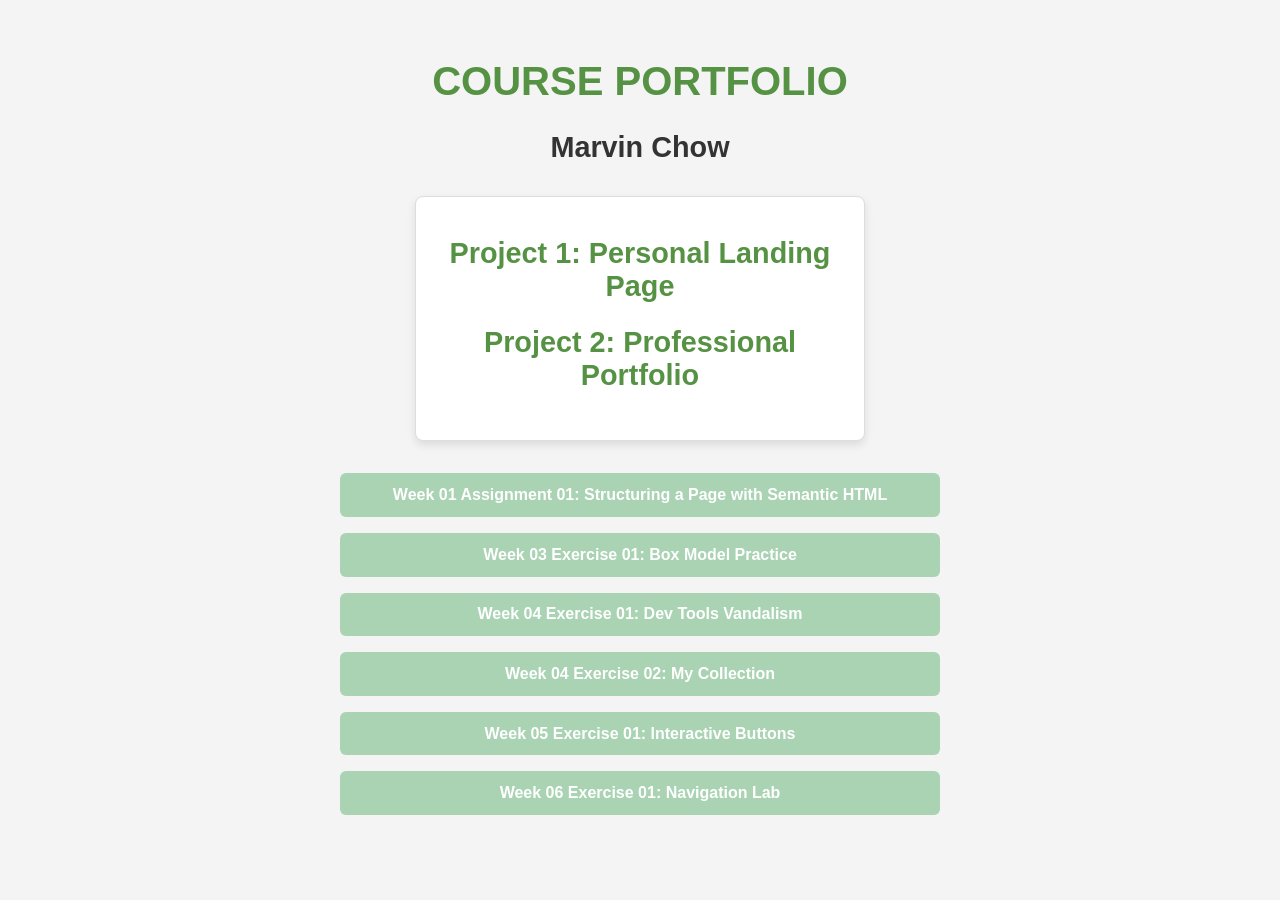
<file: index.html>
<!DOCTYPE html>
<html lang="en">
<link rel="stylesheet" href="style.css">
<head>
    <meta charset="UTF-8"/>
    <meta name="viewport" content="width=device-width, initial-scale=1.0"/>
    <title>Marvin Chow - Course Portfolio Homepage</title>
</head>
<body>
    <h1>COURSE PORTFOLIO</h1>
    <h2>Marvin Chow</h2>

    <div class="projects">
        <h2>
            <a href="project-01/">Project 1: Personal Landing Page</a>
        </h2>
        <h2>
            <a href="project-02/">Project 2: Professional Portfolio</a>
        </h2>
    </div>
    
    <ul class="assignments">
            <li>
                <a href="assignment-01/">Week 01 Assignment 01: Structuring a Page with Semantic HTML</a>
            </li>
            <li>
                <a href="week-03-exercise-01/"> Week 03 Exercise 01: Box Model Practice</a>
            </li>
            <li>
                <a href="week-04-exercise-01/"> Week 04 Exercise 01: Dev Tools Vandalism</a>
            </li>
            <li>
                <a href="week-04-exercise-02/"> Week 04 Exercise 02: My Collection</a>
            </li>
            <li>
                <a href="week-05-exercise-01/">Week 05 Exercise 01: Interactive Buttons</a>
            </li>
            <li>
                <a href="week-06-exercise-01/"> Week 06 Exercise 01: Navigation Lab</a>
            </li>
    </ul>
</body>
</html>
</file>
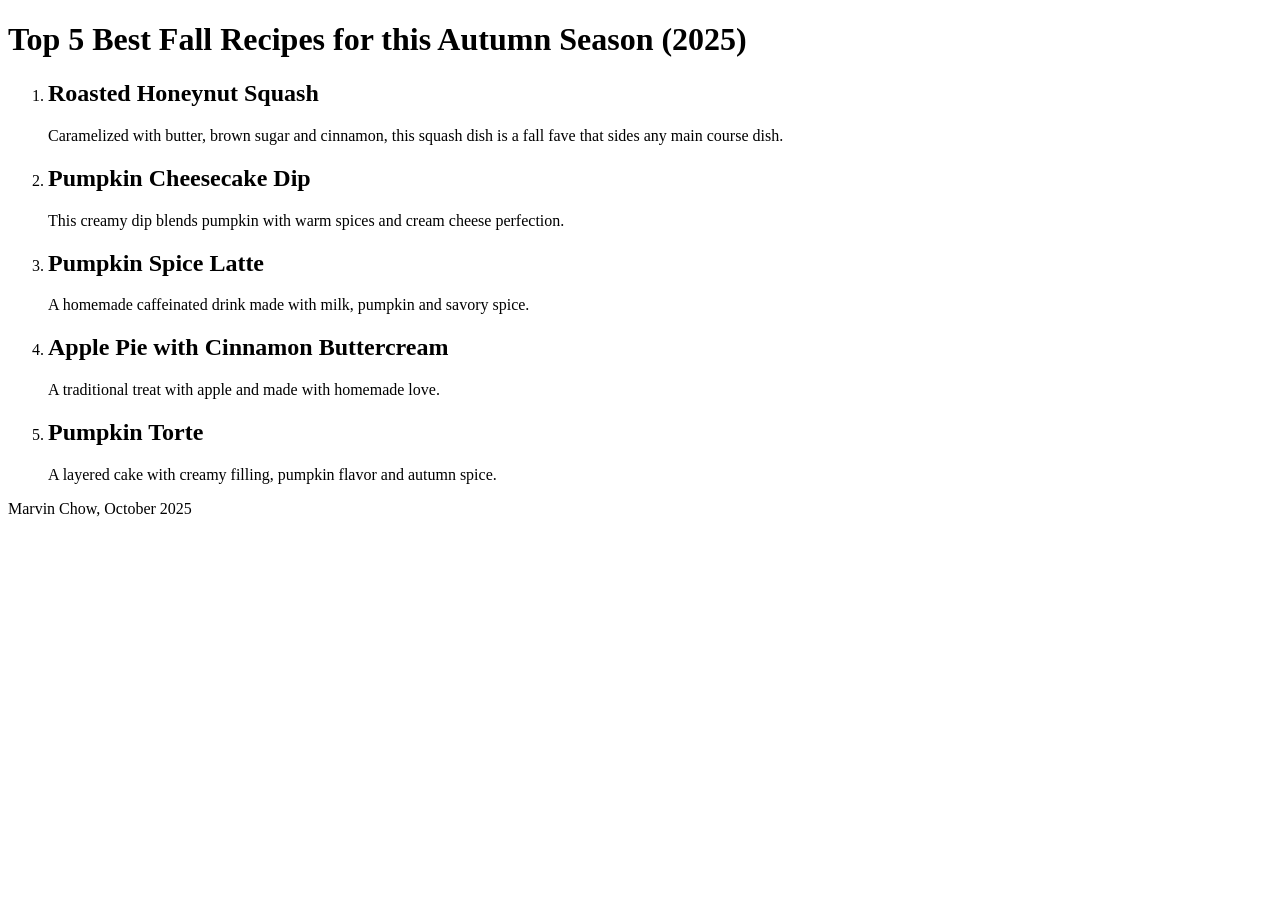
<file: assignment-01/index.html>
<!DOCTYPE html>
<html lang="en">
    <head>
        <meta charset="UTF-8">
        <title> Top 5 Best Fall Recipes</title>
    </head>
    <body>
        <header>
            <h1>Top 5 Best Fall Recipes for this Autumn Season (2025)</h1>
        </header>
        <main>
            <ol>
                <li>
                    <h2>Roasted Honeynut Squash</h2>
                    <p>Caramelized with butter, brown sugar and cinnamon, this squash dish is a fall fave that sides any main course dish.</p>
                </li>
                <li>
                    <h2>Pumpkin Cheesecake Dip</h2>
                    <p>This creamy dip blends pumpkin with warm spices and cream cheese perfection.</p>
                </li>
                <li>
                    <h2>Pumpkin Spice Latte</h2>
                    <p>A homemade caffeinated drink made with milk, pumpkin and savory spice.</p>
                </li>
                <li>
                    <h2>Apple Pie with Cinnamon Buttercream</h2>
                    <p>A traditional treat with apple and made with homemade love.</p>
                </li>
                <li>
                    <h2>Pumpkin Torte</h2>
                    <p>A layered cake with creamy filling, pumpkin flavor and autumn spice.</p>
                </li>
            </ol>
        </main>

        <footer>
            <p>Marvin Chow, October 2025</p>
        </footer>
    </body>
</html>
</file>
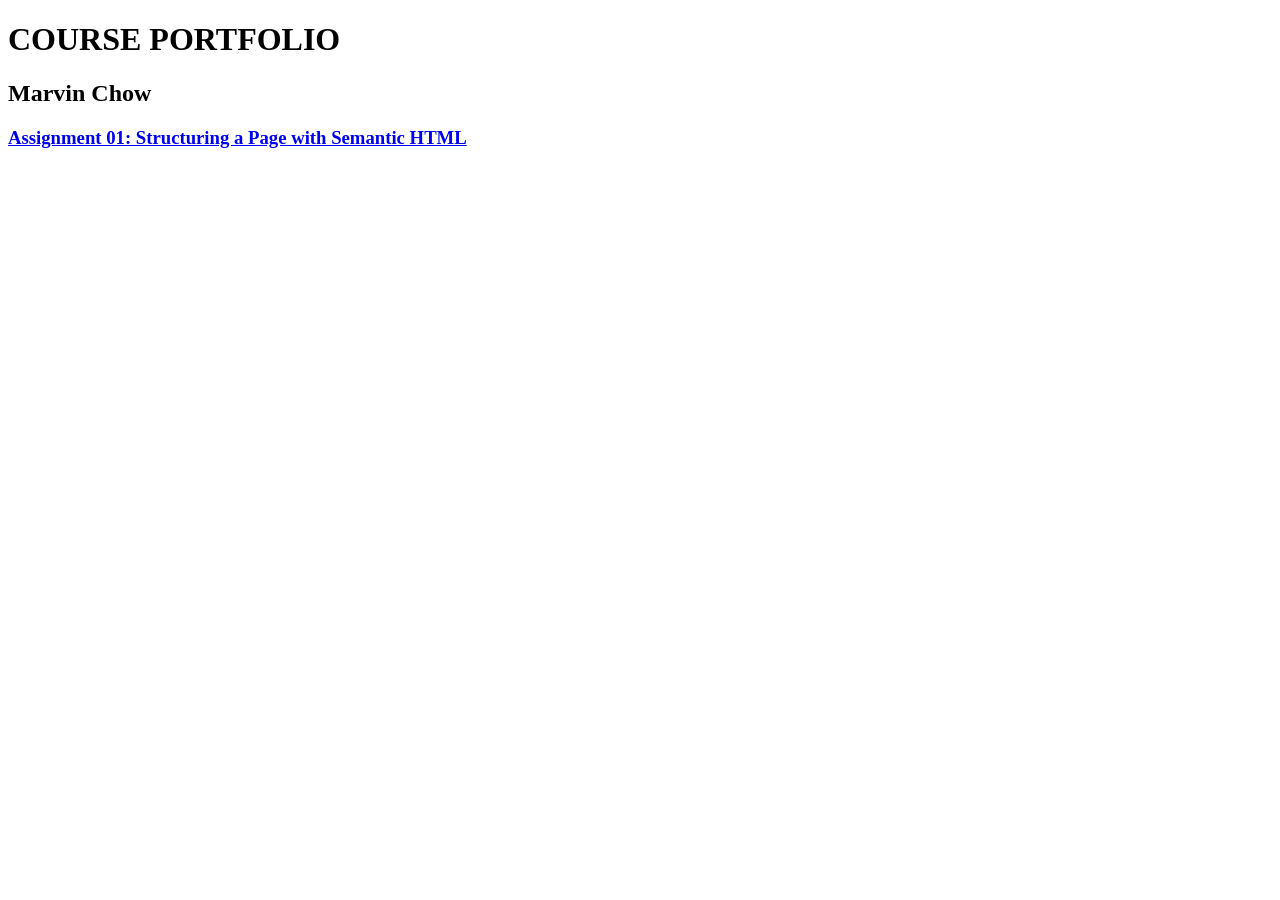
<file: course-homepage/index.html>
<!DOCTYPE html>
<html lang="en">
<head>
    <meta charset="UTF-8"/>
    <meta name="viewport" content="width=device-width, initial-scale="1.0"/>
    <title>Marvin Chow - Course Portfolio</title>
</head>
<body>
    <h1>COURSE PORTFOLIO</h1>
    <h2>Marvin Chow</h2>
    <h3>
        <a href="assignment-01/">Assignment 01: Structuring a Page with Semantic HTML</a>
    </h3>
</body>
</html>
</file>
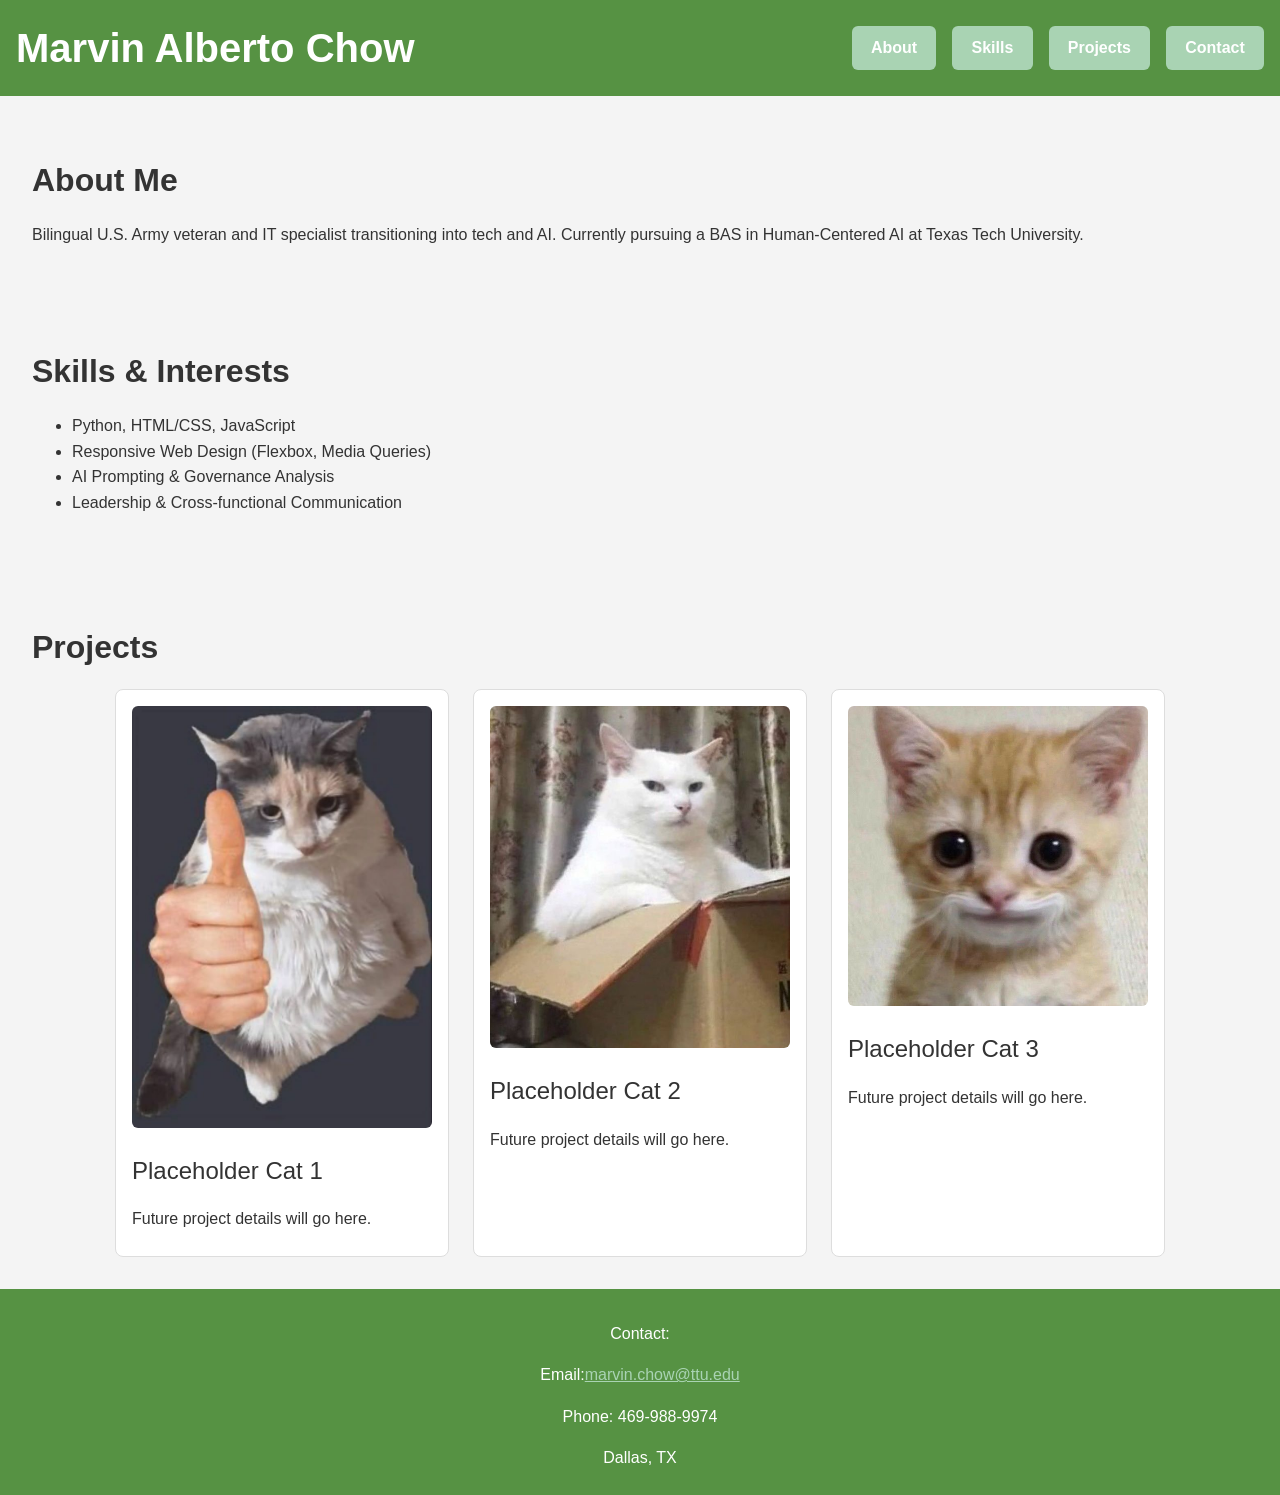
<file: project-01/index.html>
<!DOCTYPE html>
<html lang="en">
<header>
  <h1>Marvin Alberto Chow</h1>
  <nav>
    <ul>
      <li><a href="#about">About</a></li>
      <li><a href="#skills">Skills</a></li>
      <li><a href="#projects">Projects</a></li>
      <li><a href="#contact">Contact</a></li>
    </ul>
  </nav>
</header>
<link rel="stylesheet" href="style.css">
<main>
  <section id="about">
    <h2>About Me</h2>
    <p>Bilingual U.S. Army veteran and IT specialist transitioning into tech and AI. Currently pursuing a BAS in Human-Centered AI at Texas Tech University.</p>
  </section>

  <section id="skills">
    <h2>Skills & Interests</h2>
    <ul>
      <li>Python, HTML/CSS, JavaScript</li>
      <li>Responsive Web Design (Flexbox, Media Queries)</li>
      <li>AI Prompting & Governance Analysis</li>
      <li>Leadership & Cross-functional Communication</li>
    </ul>
  </section>

<section id="projects">
  <h2>Projects</h2>
  <div class="projects-container">
    <div class="project-card">
      <img src="cat-01.jpg" alt="Project 1">
      <h3>Placeholder Cat 1</h3>
      <p>Future project details will go here.</p>
    </div>
    <div class="project-card">
      <img src="cat-02.jpg" alt="Project 2">
    <h3>Placeholder Cat 2</h3>
      <p>Future project details will go here.</p>
    </div>
    <div class="project-card">
      <img src="cat-03.jpg" alt="Project 3">
      <h3>Placeholder Cat 3</h3>
      <p>Future project details will go here.</p>
    </div>
  </div>
</section>

</main>

<footer id="contact">
  <p> Contact: </p>
  <p>Email:<a href="mailto:marvin.chow@ttu.edu">marvin.chow@ttu.edu</a></p>
  <p>Phone: 469-988-9974</p>
  <p>Dallas, TX</p>
</footer>
</file>
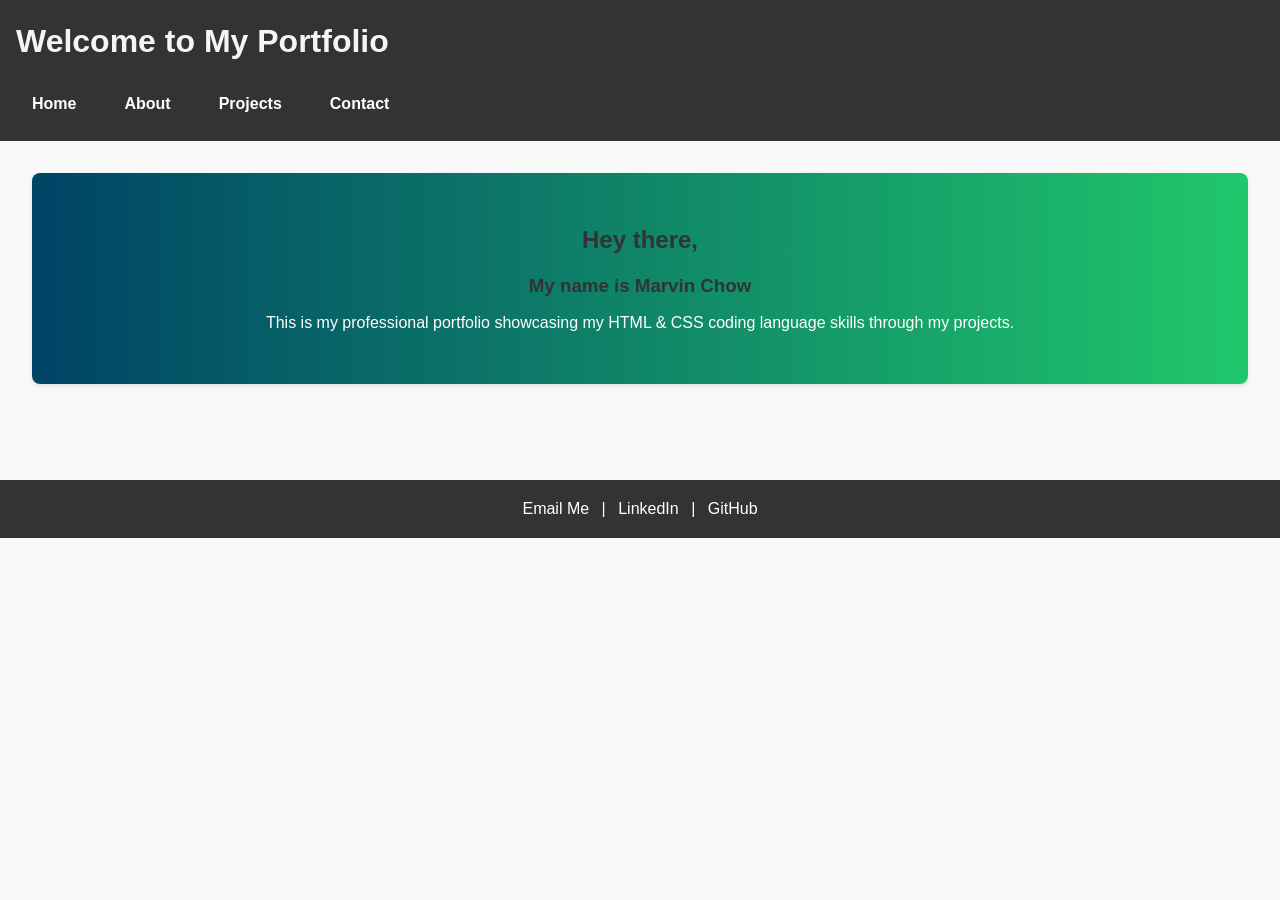
<file: project-02/index.html>
<!DOCTYPE html>
<html lang="en">
<link rel="stylesheet" href="style.css">

<head>
    <meta charset="UTF-8">
    <meta name="viewport" content="width=device-width, initial-scale=1.0">
    <title>My Professional Portfolio | Home</title>
</head>

<body>
    <header>
        <h1>Welcome to My Portfolio</h1>
        <nav>
            <a href="index.html">Home</a>
            <a href="about.html">About</a>
            <a href="projects.html">Projects</a>
            <a href="contact.html">Contact</a>
        </nav>
    </header>

    <main>
        <section class="hero">
            <h2>Hey there,</h2>
            <h3>My name is Marvin Chow</h3>
            <p>This is my professional portfolio showcasing my HTML & CSS coding language skills through my projects.</p>
        </section>
    </main>

    <footer>
    <p>
        <a href="mailto:jrchow13@gmail.com">Email Me</a> |
        <a href="https://www.linkedin.com/in/marvin-chow-43b49b2a1/">LinkedIn</a> |
        <a href="https://github.com/marvinalberto1300">GitHub</a>
    </p>
    </footer>
</body>
</html>
</file>
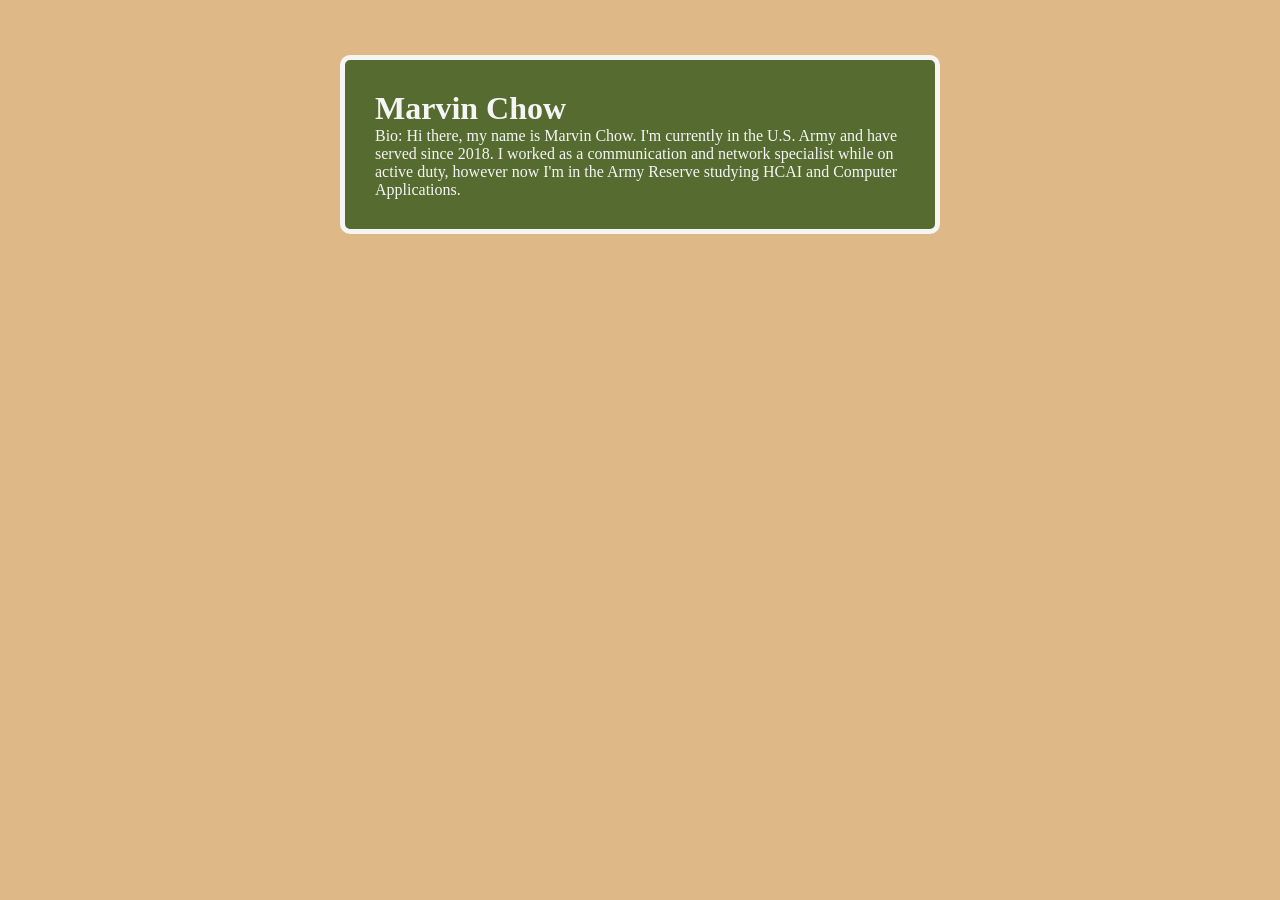
<file: week-03-exercise-01/index.html>
<!DOCTYPE html>
<html lang="en">
<head>
    <meta charset="UTF-8"/>
    <meta name="viewport" content="width=device-width, initial-scale=1.0"/>
    <title>Marvin Chow</title>
    <link rel="stylesheet" href="style.css">
</head>
<body>
   <div class="card">
        <h1>Marvin Chow</h1>
        <p>Bio: Hi there, my name is Marvin Chow. I'm currently in the U.S. Army and have served since 2018. I worked as a communication and network specialist while on active duty, however now I'm in the Army Reserve studying HCAI and Computer Applications.</p>
    </div>
</body>
</html>
</file>
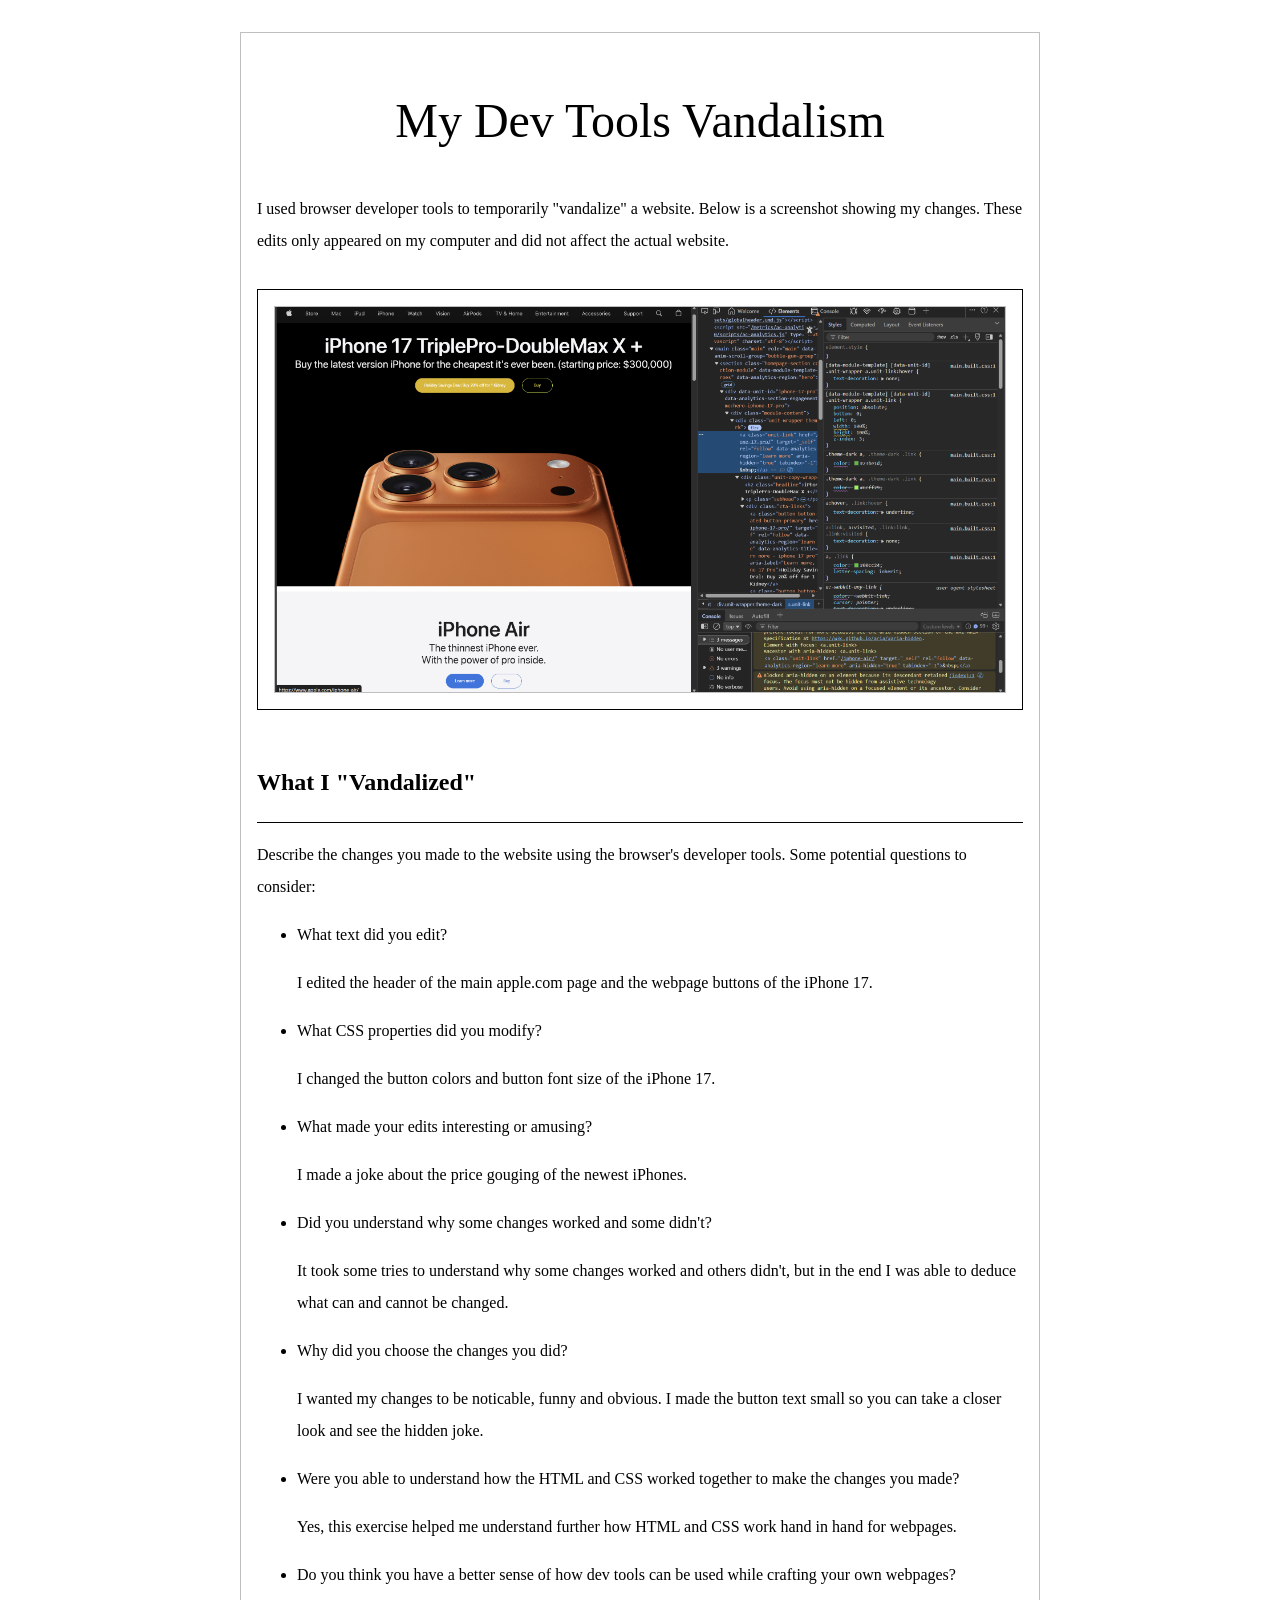
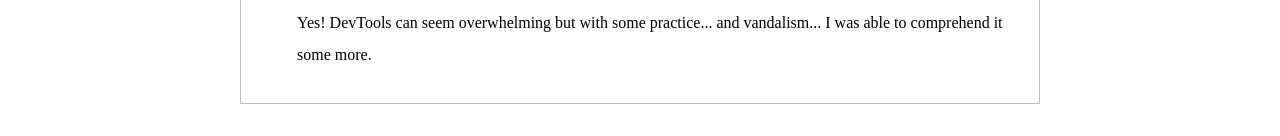
<file: week-04-excercise-01/index.html>
<!DOCTYPE html>
<html lang="en">

<head>
    <meta charset="UTF-8" />
    <meta name="viewport" content="width=device-width, initial-scale=1.0" />
    <title>Week 04 Exercise 01 - My Dev Tools Vandalism</title>
    <link rel="stylesheet" href="./style.css" />
</head>

<body>
    <main>
        <h1>My Dev Tools Vandalism</h1>
        <p>
            I used browser developer tools to temporarily "vandalize" a
            website. Below is a screenshot showing my changes. These edits
            only appeared on my computer and did not affect the actual
            website.
        </p>
        <div class="screenshot-container">
            <!-- 
                IMPORTANT: Update the src attribute below to match your screenshot filename.
                Example: If your screenshot is named "apple-dot-com-but-with-papyrus-font.png", change the line to:
                src="./apple-dot-com-but-with-papyrus-font.png"
            -->
            <img src="devtools-vandalism-screenshot.png" alt="Screenshot of the webpage I vandalized" />
        </div>
        <h2>What I "Vandalized"</h2>
        <p>
            Describe the changes you made to the website using the browser's developer tools. Some potential questions
            to consider:
        <ul>
            <li>What text did you edit?</li>
            <p>I edited the header of the main apple.com page and the webpage buttons of the iPhone 17.</p>
            <li>What CSS properties did you modify?</li>
            <p>I changed the button colors and button font size of the iPhone 17.</p>
            <li>What made your edits interesting or amusing?</li>
            <p>I made a joke about the price gouging of the newest iPhones.</p>
            <li>Did you understand why some changes worked and some didn't?</li>
            <p>It took some tries to understand why some changes worked and others didn't, but in the end I was able to deduce what can and cannot be changed.</p>
            <li>Why did you choose the changes you did?</li>
            <p>I wanted my changes to be noticable, funny and obvious. I made the button text small so you can take a closer look and see the hidden joke.</p>
            <li>Were you able to understand how the HTML and CSS worked together to make the changes you made?</li>
            <p>Yes, this exercise helped me understand further how HTML and CSS work hand in hand for webpages.</p>
            <li>Do you think you have a better sense of how dev tools can be used while crafting your own webpages?</li>
            <p>Yes! DevTools can seem overwhelming but with some practice... and vandalism... I was able to comprehend it some more.</p>
        </ul>
        </p>
    </main>
</body>

</html>
</file>
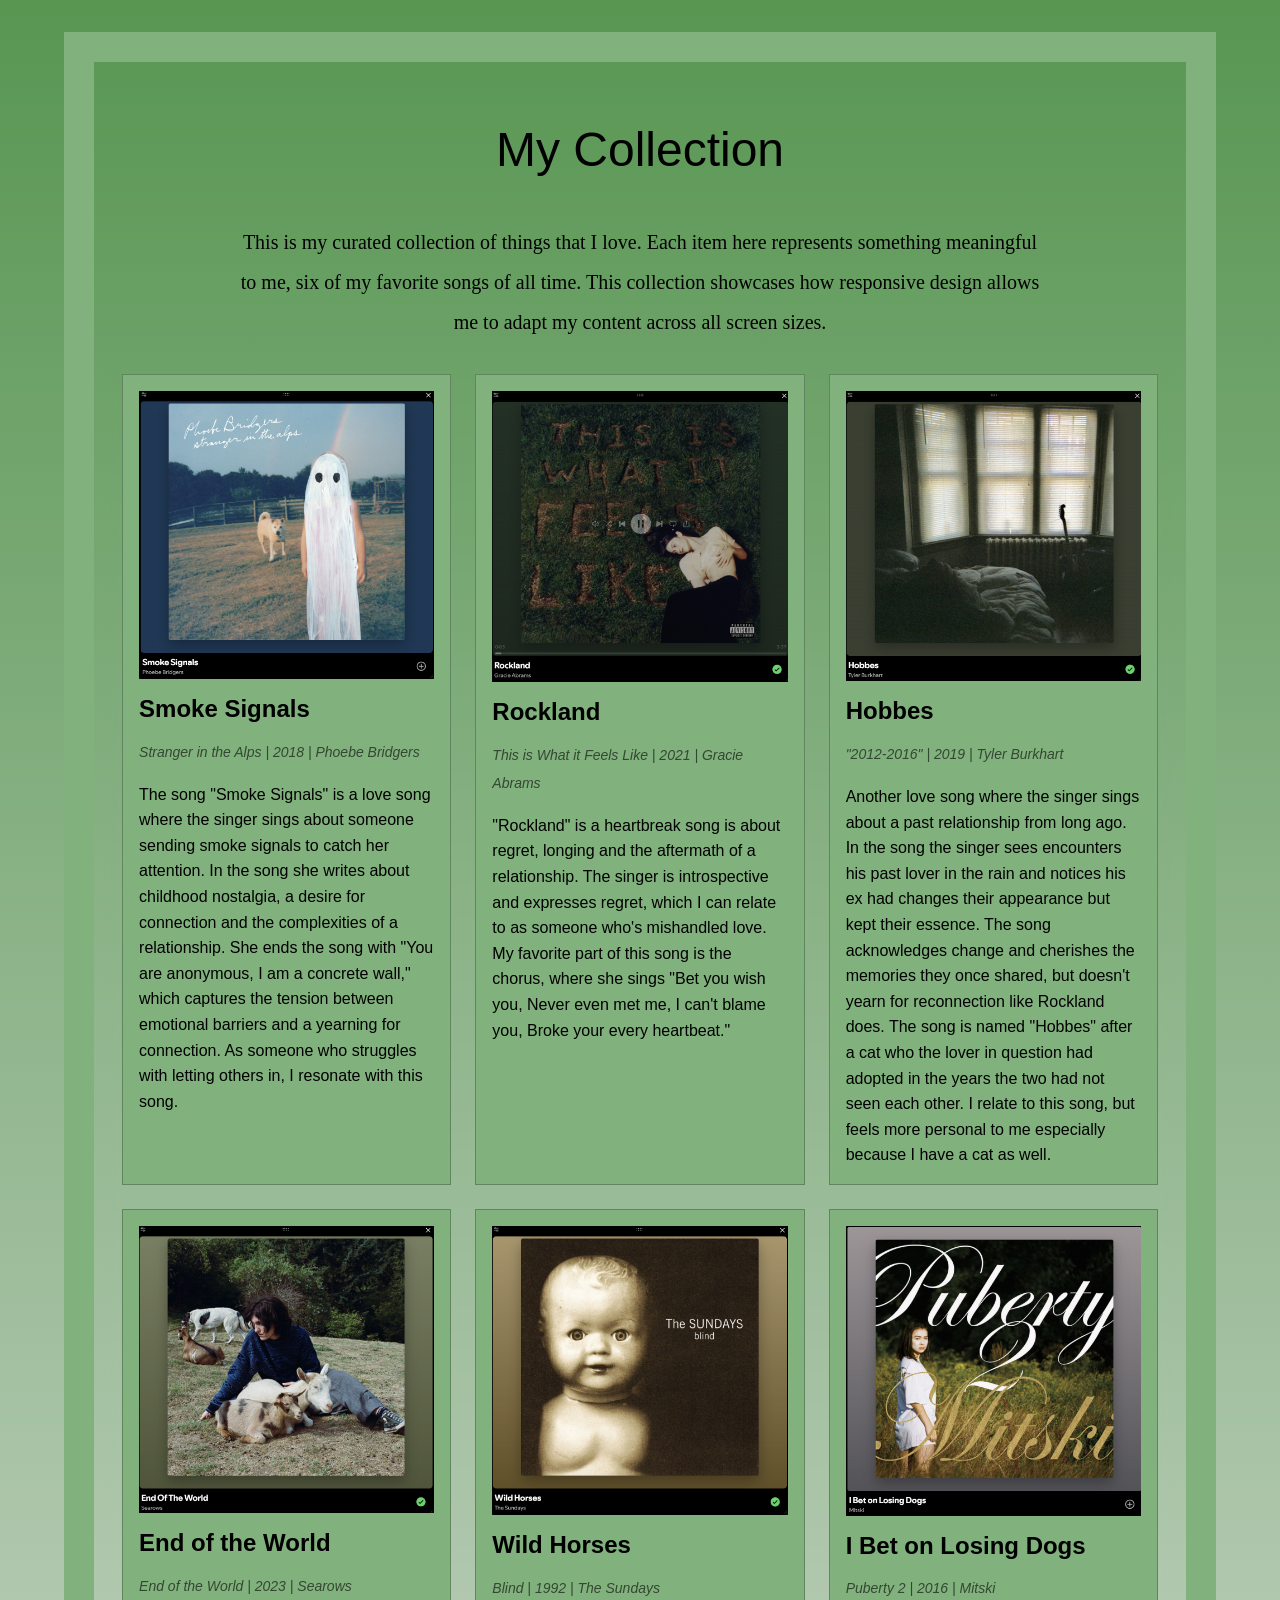
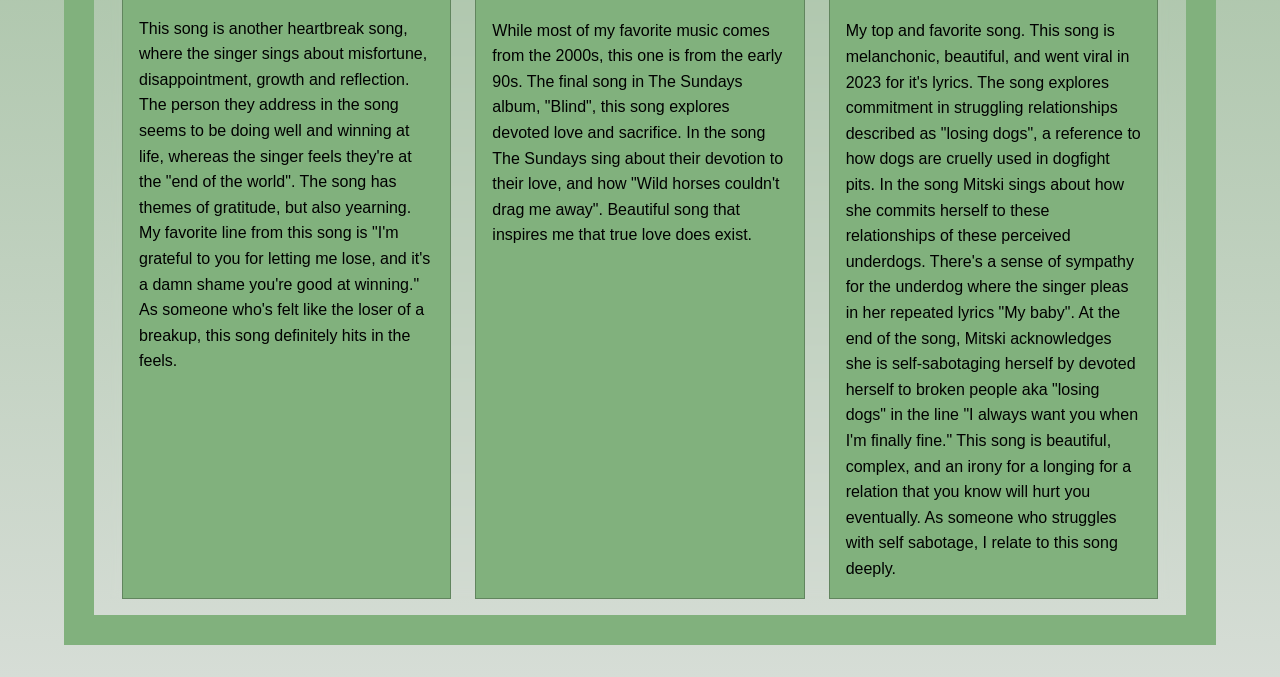
<file: week-04-exercise-02/index.html>
<!DOCTYPE html>
<html lang="en">

<head>
    <meta charset="UTF-8" />
    <meta name="viewport" content="width=device-width, initial-scale=1.0" />
    <title>Week 04 Exercise 02 - My Collection</title>
    <link rel="stylesheet" href="./style.css" />
</head>

<body>
    <main>
        <h1>My Collection</h1>
        <!-- 
            SAMPLE OVERVIEW TEXT
            Replace this entire paragraph with your own description.
            How do you think about your collection? Write that out here.
            P.S. Please use your own words. Be yourself.
        -->
        <p>
            This is my curated collection of things that I love. Each item here represents something meaningful to me,
           six of my favorite songs of all time. This collection showcases
            how responsive design allows me to adapt my content across all screen sizes.
        </p>

        <div class="collection-grid">

            <!-- 
                SAMPLE CARD 1
                Replace this entire card with your own item.
                Keep the same structure: image, title, details, description.
            -->
            <div class="collection-card">
                <img src="song-01-smoke-signals.png" alt="Smoke Signals by Phoebe Bridgers" />
                <h2>Smoke Signals</h2>
                <p class="details"> Stranger in the Alps | 2018 | Phoebe Bridgers</p>
                <p class="description">
                    The song "Smoke Signals" is a love song where the singer sings about someone sending smoke signals to catch her attention. In the song she writes about childhood nostalgia, a desire for connection and the complexities of a relationship. She ends the song with "You are anonymous, I am a concrete wall," which captures the tension between emotional barriers and a yearning for connection. As someone who struggles with letting others in, I resonate with this song.
                </p>
            </div>

            <!-- 
                SAMPLE CARD 2
                Replace this entire card with your own item.
                Notice the structure is identical to Sample Card 1.
            -->
            <div class="collection-card">
                <img src="song-02-rockland.png" alt="Rockland by Gracie Abrams" />
                <h2>Rockland</h2>
                <p class="details">This is What it Feels Like | 2021 | Gracie Abrams</p>
                <p class="description">
                    "Rockland" is a heartbreak song is about regret, longing and the aftermath of a relationship. The singer is introspective and expresses regret, which I can relate to as someone who's mishandled love. My favorite part of this song is the chorus, where she sings "Bet you wish you, Never even met me, I can't blame you, Broke your every heartbeat."
                </p>
            </div>

            <!-- 
                PLACEHOLDER CARD 3
                Complete this card by adding your image, title, details, and description.
            -->
            <div class="collection-card">
                <img src="song-03-hobbes.png" alt="Hobbes by Tyler Burkhart" />
                <h2>Hobbes</h2>
                <p class="details">"2012-2016" | 2019 | Tyler Burkhart</p>
                <p class="description">
                    Another love song where the singer sings about a past relationship from long ago. In the song the singer sees encounters his past lover in the rain and notices his ex had changes their appearance but kept their essence. The song acknowledges change and cherishes the memories they once shared, but doesn't yearn for reconnection like Rockland does. The song is named "Hobbes" after a cat who the lover in question had adopted in the years the two had not seen each other. I relate to this song, but feels more personal to me especially because I have a cat as well.
            </div>

            <!-- 
                PLACEHOLDER CARD 4
                Complete this card by adding your image, title, details, and description.
            -->
            <div class="collection-card">
                <img src="song-04-end-of-the-world.png" alt="End of the World by Searows" />
                <h2>End of the World</h2>
                <p class="details">End of the World | 2023 | Searows</p>
                <p class="description">
                    This song is another heartbreak song, where the singer sings about misfortune, disappointment, growth and reflection. The person they address in the song seems to be doing well and winning at life, whereas the singer feels they're at the "end of the world". The song has themes of gratitude, but also yearning. My favorite line from this song is "I'm grateful to you for letting me lose, and it's a damn shame you're good at winning." As someone who's felt like the loser of a breakup, this song definitely hits in the feels.
                </p>
            </div>

            <!-- 
                PLACEHOLDER CARD 5
                Complete this card by adding your image, title, details, and description.
            -->
            <div class="collection-card">
                <img src="song-05-wild-horses.png" alt="Wild Horses by The Sundays" />
                <h2>Wild Horses</h2>
                <p class="details">Blind | 1992 | The Sundays</p>
                <p class="description">
                    While most of my favorite music comes from the 2000s, this one is from the early 90s. The final song in The Sundays album, "Blind", this song explores devoted love and sacrifice. In the song The Sundays sing about their devotion to their love, and how "Wild horses couldn't drag me away". Beautiful song that inspires me that true love does exist.
                </p>
            </div>

            <!-- 
                PLACEHOLDER CARD 6
                Complete this card by adding your image, title, details, and description.
            -->
            <div class="collection-card">
                <img src="song-06-i-bet-on-losing-dogs.png" alt="I Bet on Losing Dogs by Mitski" />
                <h2>I Bet on Losing Dogs</h2>
                <p class="details">Puberty 2 | 2016 | Mitski</p>
                <p class="description">
                    My top and favorite song. This song is melanchonic, beautiful, and went viral in 2023 for it's lyrics. The song explores commitment in struggling relationships described as "losing dogs", a reference to how dogs are cruelly used in dogfight pits. In the song Mitski sings about how she commits herself to these relationships of these perceived underdogs. There's a sense of sympathy for the underdog where the singer pleas in her repeated lyrics "My baby". At the end of the song, Mitski acknowledges she is self-sabotaging herself by devoted herself to broken people aka "losing dogs" in the line "I always want you when I'm finally fine." This song is beautiful, complex, and an irony for a longing for a relation that you know will hurt you eventually. As someone who struggles with self sabotage, I relate to this song deeply.
                </p>
            </div>
        </div>
    </main>
</body>

</html>
</file>
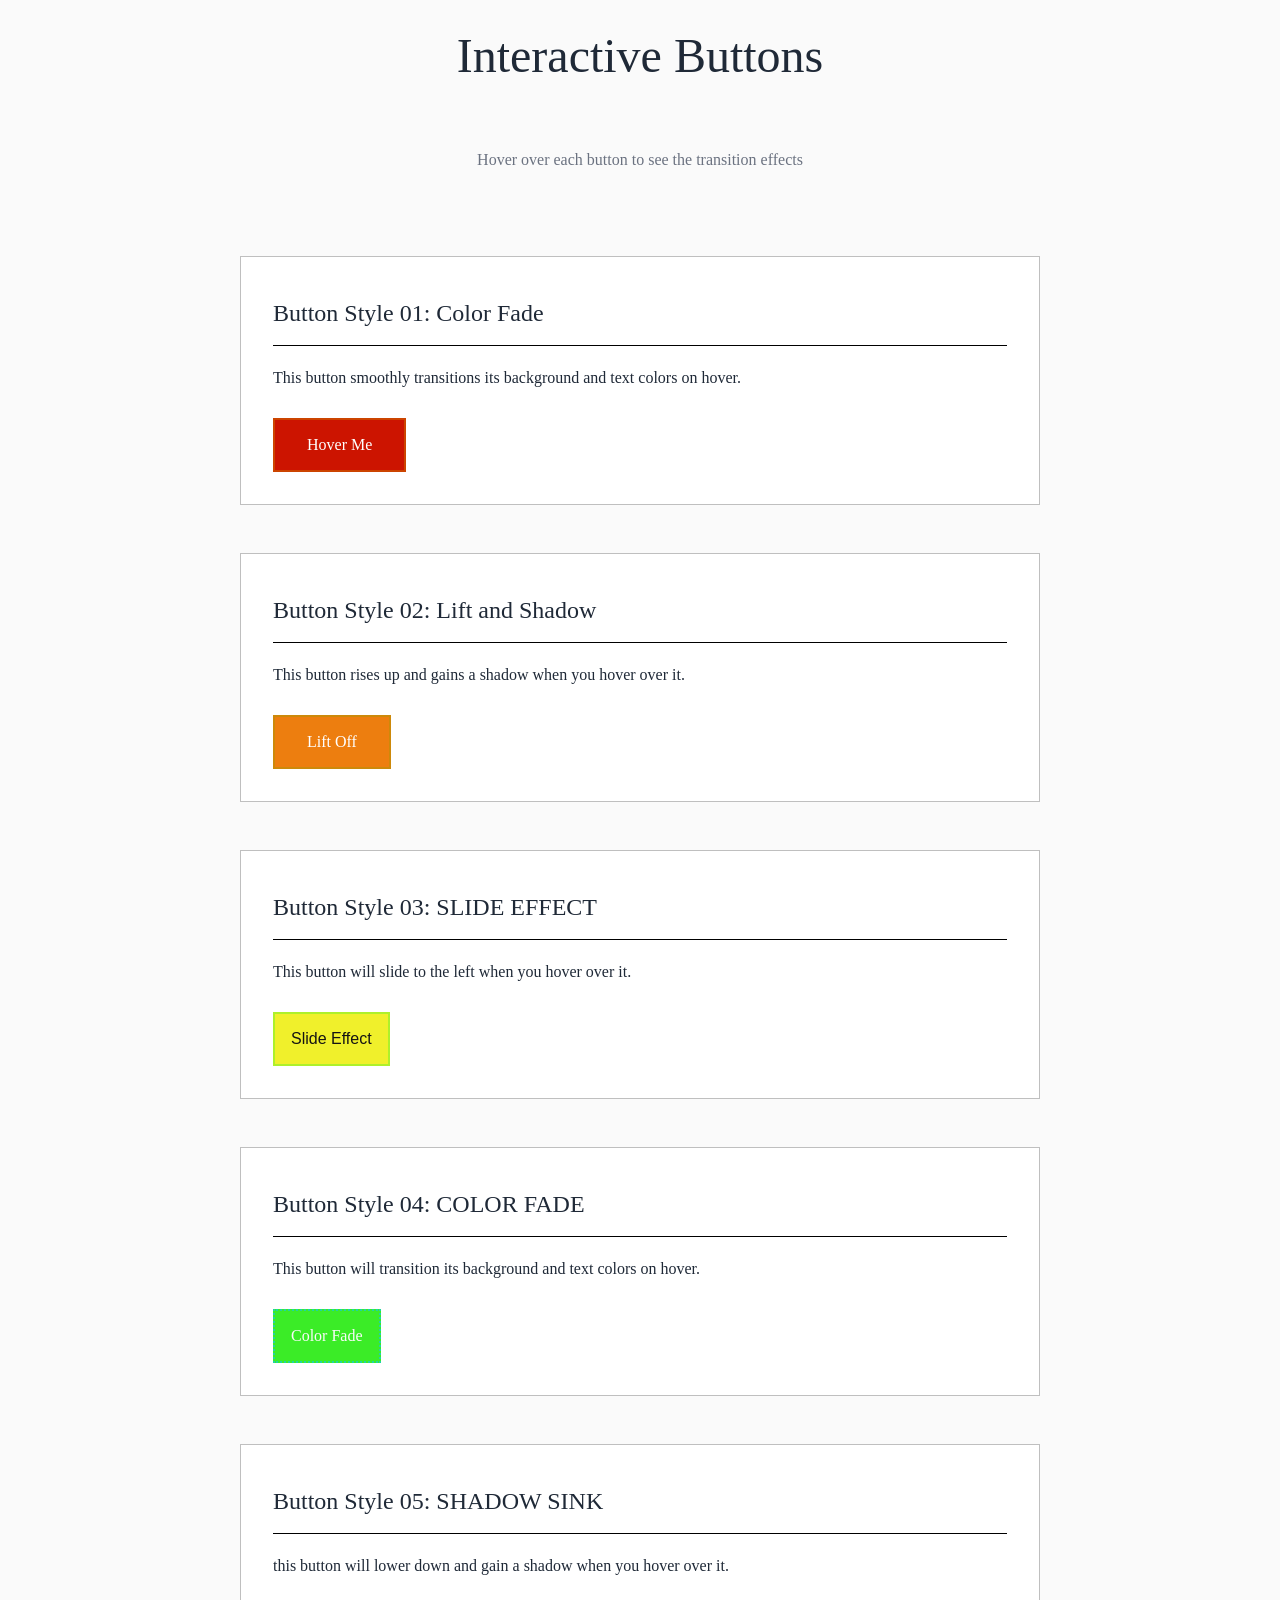
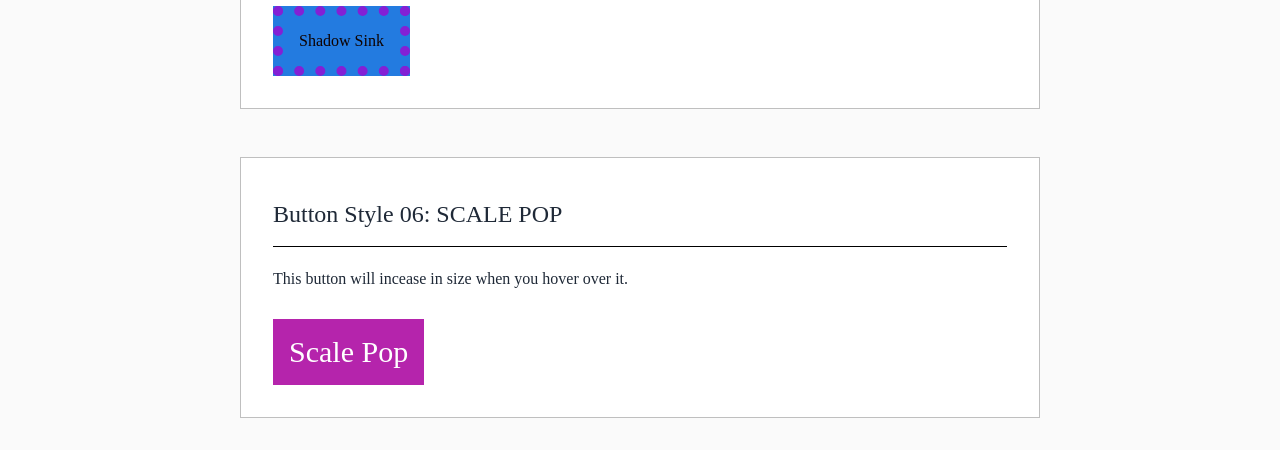
<file: week-05-exercise-01/index.html>
<!DOCTYPE html>
<html lang="en">

<head>
    <meta charset="UTF-8">
    <meta name="viewport" content="width=device-width, initial-scale=1.0">
    <title>Exercises Week 05 Exercise 01: Interactive Buttons</title>
    <link rel="stylesheet" href="./style.css">
</head>

<body>
    <div class="container">
        <h1>Interactive Buttons</h1>
        <p class="subtitle">Hover over each button to see the transition effects</p>

        <section class="button-section">
            <h2>Button Style 01: Color Fade</h2>
            <p>This button smoothly transitions its background and text colors on hover.</p>
            <button class="button-01">Hover Me</button>
        </section>


        <section class="button-section">
            <h2>Button Style 02: Lift and Shadow</h2>
            <p>This button rises up and gains a shadow when you hover over it.</p>
            <button class="button-02">Lift Off</button>
        </section>

        <section class="button-section">
            <h2>Button Style 03: SLIDE EFFECT</h2>
            <p>This button will slide to the left when you hover over it.</p>
            <button class="button-03">Slide Effect</button>
        </section>

        <section class="button-section">
            <h2>Button Style 04: COLOR FADE</h2>
            <p>This button will transition its background and text colors on hover.</p>
            <button class="button-04">Color Fade</button>
        </section>

        <section class="button-section">
            <h2>Button Style 05: SHADOW SINK</h2>
            <p>this button will lower down and gain a shadow when you hover over it.</p>
            <button class="button-05">Shadow Sink</button>
        </section>

        <section class="button-section">
            <h2>Button Style 06: SCALE POP</h2>
            <p>This button will incease in size when you hover over it.</p>
            <button class="button-06">Scale Pop</button>
        </section>
    </div>
</body>

</html>
</file>
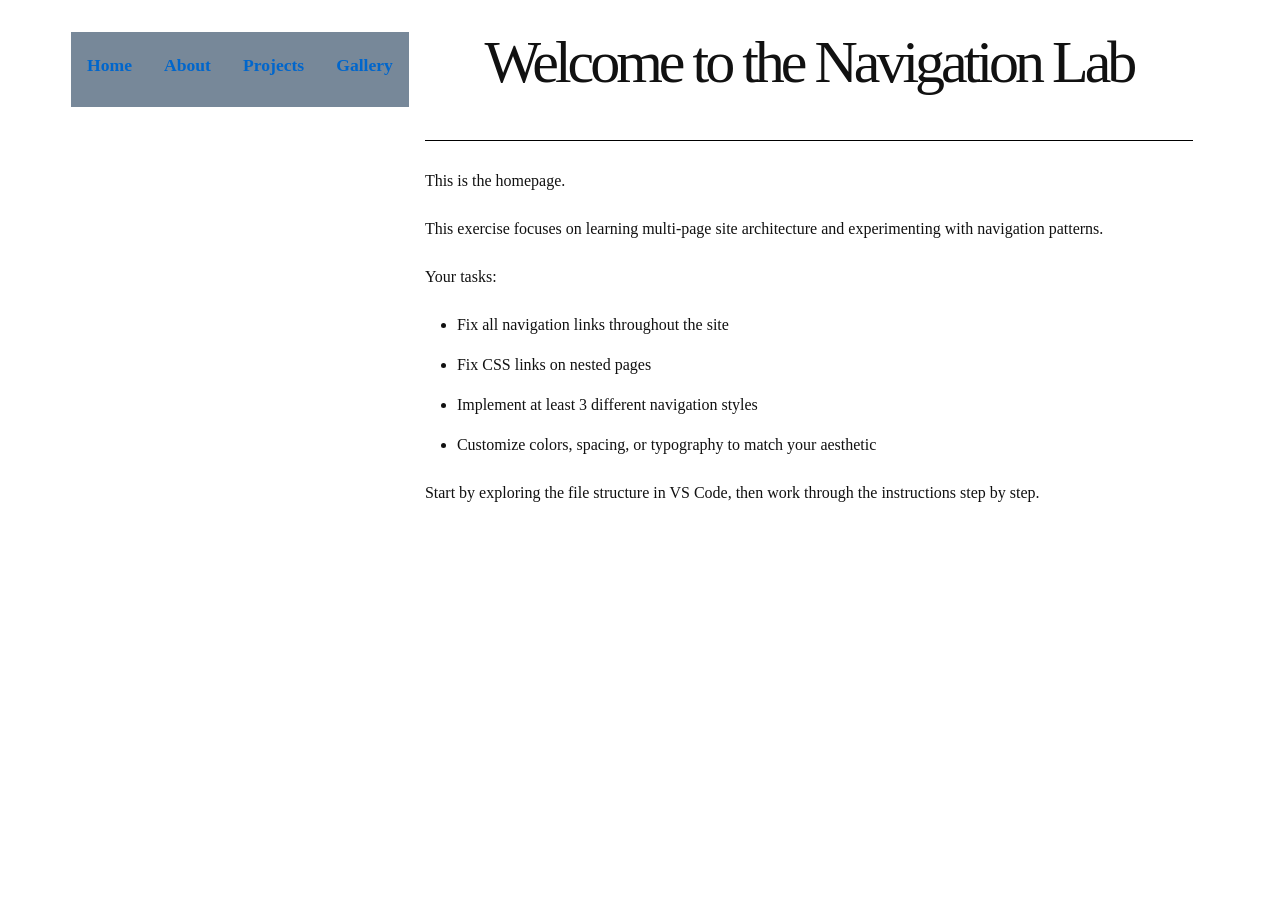
<file: week-06-exercise-01/index.html>
<!DOCTYPE html>
<html lang="en">

<head>
  <meta charset="UTF-8">
  <meta name="viewport" content="width=device-width, initial-scale=1.0">
  <title>Navigation Lab - Home</title>
  <link rel="stylesheet" href="css/style.css">
</head>

<body>

  <nav class="nav-custom-01">
    <ul>
      <li><a href="index.html">Home</a></li>
      <li><a href="about.html">About</a></li>
      <li><a href="projects/index.html">Projects</a></li>
      <li><a href="gallery/index.html">Gallery</a></li>
    </ul>
  </nav>

  <main>
    <h1>Welcome to the Navigation Lab</h1>

    <p>This is the homepage.</p>
    <p>This exercise focuses on learning multi-page site architecture and experimenting with navigation patterns.</p>

    <p>Your tasks:</p>
    <ul>
      <li>Fix all navigation links throughout the site</li>
      <li>Fix CSS links on nested pages</li>
      <li>Implement at least 3 different navigation styles</li>
      <li>Customize colors, spacing, or typography to match your aesthetic</li>
    </ul>

    <p>Start by exploring the file structure in VS Code, then work through the instructions step by step.</p>
  </main>

</body>

</html>
</file>
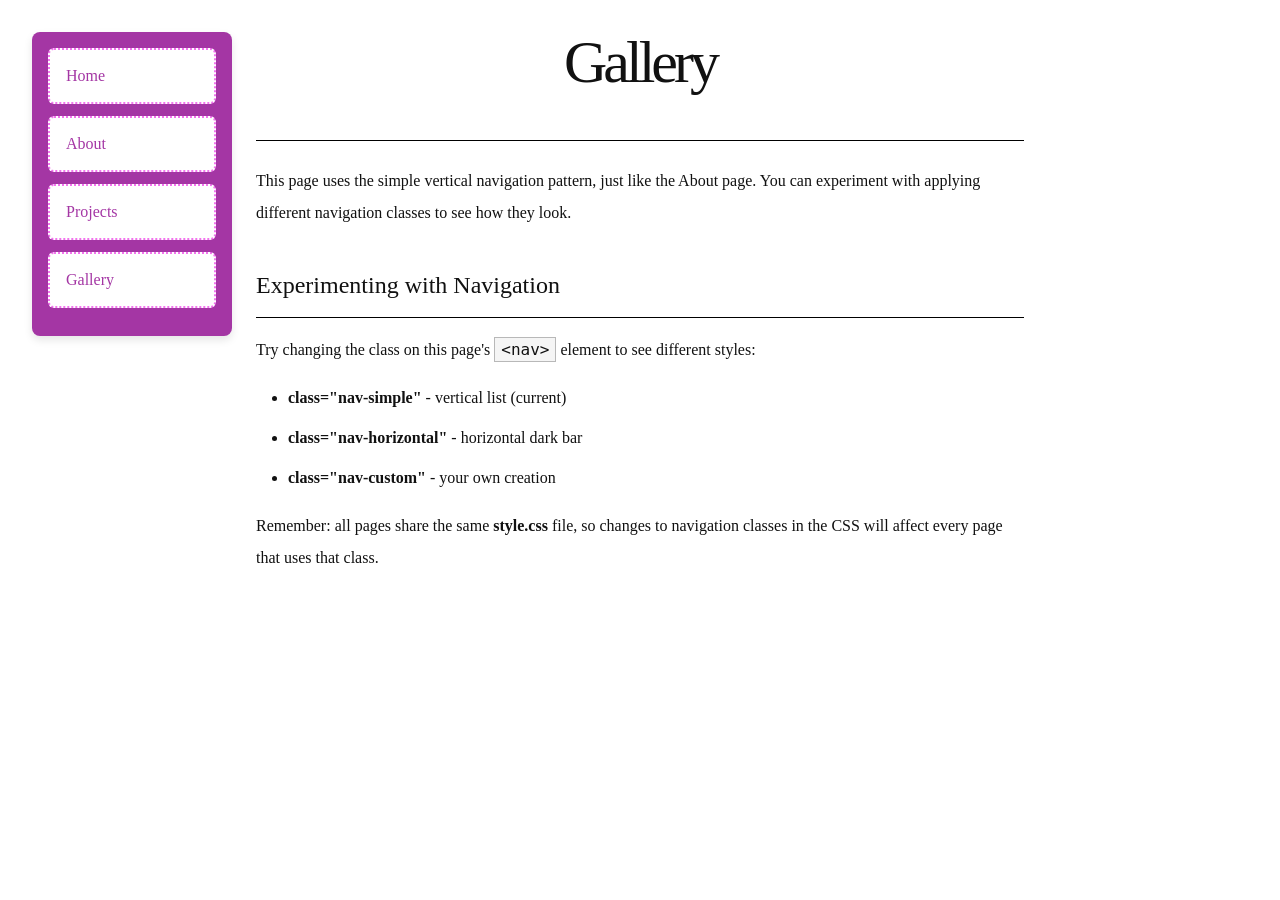
<file: week-06-exercise-01/gallery/index.html>
<!DOCTYPE html>
<html lang="en">

<head>
  <meta charset="UTF-8">
  <meta name="viewport" content="width=device-width, initial-scale=1.0">
  <title>Navigation Lab - Gallery</title>
  <link rel="stylesheet" href="../css/style.css">
</head>

<body>

  <nav class="nav-custom-03">
    <ul>
      <li><a href="../index.html">Home</a></li>
      <li><a href="../about.html">About</a></li>
      <li><a href="../projects/index.html">Projects</a></li>
      <li><a href="index.html">Gallery</a></li>
    </ul>
  </nav>

  <main>
    <h1>Gallery</h1>

    <p>This page uses the simple vertical navigation pattern, just like the About page. You can experiment with applying
      different navigation classes to see how they look.</p>

    <h2>Experimenting with Navigation</h2>

    <p>Try changing the class on this page's <code>&lt;nav&gt;</code> element to see different styles:</p>

    <ul>
      <li><strong>class="nav-simple"</strong> - vertical list (current)</li>
      <li><strong>class="nav-horizontal"</strong> - horizontal dark bar</li>
      <li><strong>class="nav-custom"</strong> - your own creation</li>
    </ul>

    <p>Remember: all pages share the same <strong>style.css</strong> file, so changes to navigation classes in the CSS
      will affect every page that uses that class.</p>
  </main>

</body>

</html>
</file>
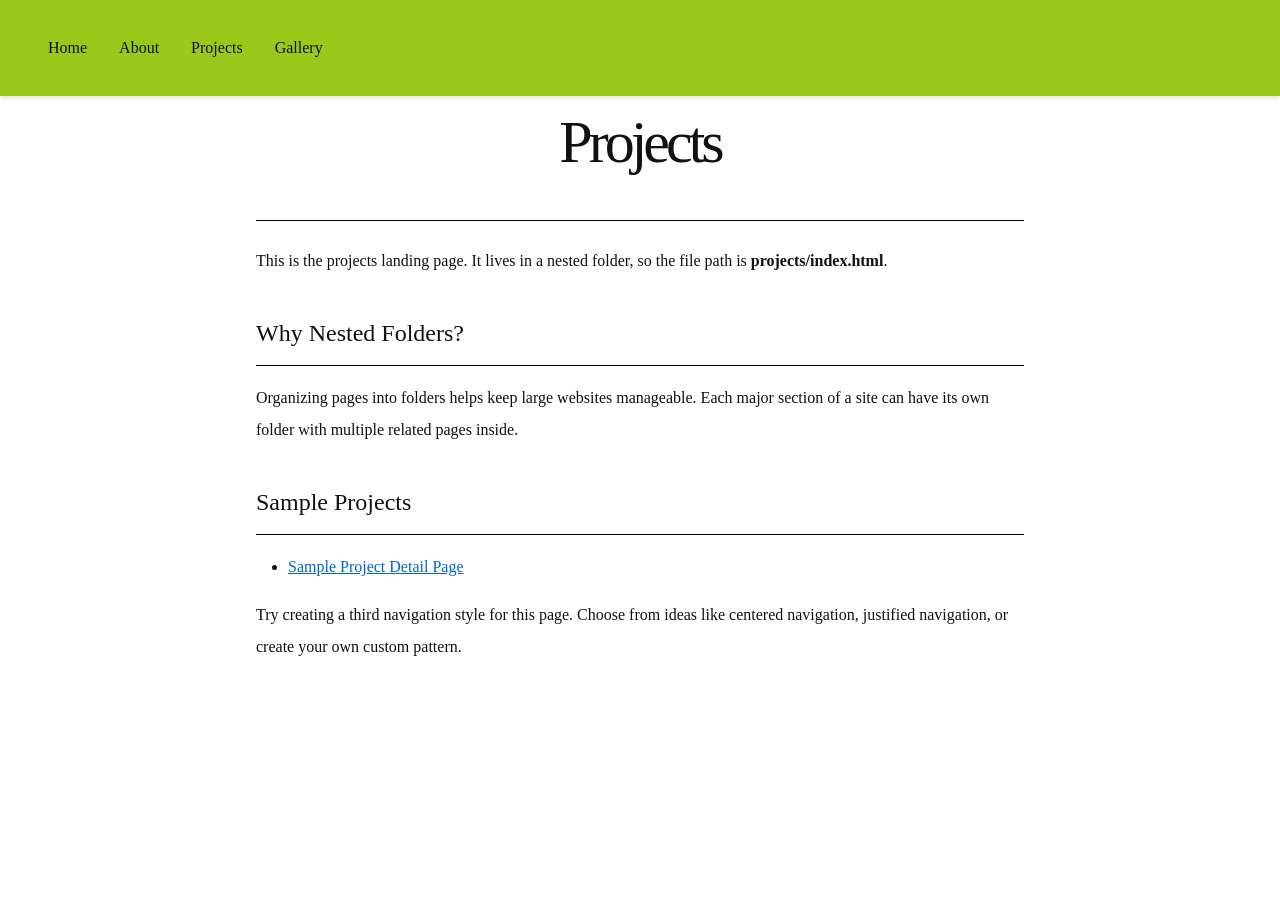
<file: week-06-exercise-01/projects/index.html>
<!DOCTYPE html>
<html lang="en">

<head>
  <meta charset="UTF-8">
  <meta name="viewport" content="width=device-width, initial-scale=1.0">
  <title>Navigation Lab - Projects</title>
  <link rel="stylesheet" href="../css/style.css">
</head>

<body>

  <nav class="nav-custom-02">
    <ul>
      <li><a href="../index.html">Home</a></li>
      <li><a href="../about.html">About</a></li>
      <li><a href="index.html">Projects</a></li>
      <li><a href="../gallery/index.html">Gallery</a></li>
    </ul>
  </nav>

  <main>
    <h1>Projects</h1>

    <p>This is the projects landing page. It lives in a nested folder, so the file path is
      <strong>projects/index.html</strong>.
    </p>

    <h2>Why Nested Folders?</h2>

    <p>Organizing pages into folders helps keep large websites manageable. Each major section of a site can have its own
      folder with multiple related pages inside.</p>

    <h2>Sample Projects</h2>

    <ul>
      <li><a href="project-detail.html">Sample Project Detail Page</a></li>
    </ul>

    <p>Try creating a third navigation style for this page. Choose from ideas like centered navigation, justified
      navigation, or create your own custom pattern.</p>
  </main>

</body>

</html>
</file>
<file: style.css>
:root {
  --primary: #569243;
  --secondary: #a9d3b3;
  --accent: #cce0c3;
  --background: #f4f4f4;
  --text: #333;
  --font-main: 'Segoe UI', sans-serif;
}

body {
  font-family: var(--font-main);
  background: var(--background);
  color: var(--text);
  margin: 0;
  padding: 2rem;
  text-align: center;
}

h1 {
  font-size: 2.5rem;
  color: var(--primary);
}

h2 {
  font-size: 1.8rem;
  margin-top: 1rem;
}

.projects{
  background: white;
  border: 1px solid #ddd;
  border-radius: 8px;
  padding: 1.5rem;
  margin: 2rem auto;
  max-width: 400px;
  box-shadow: 0 4px 8px rgba(0,0,0,0.1);
  transition: transform 0.3s ease;
}

.projects:hover {
  transform: translateY(-5px);
  border-color: var(--secondary);
}

.projects a {
  text-decoration: none;
  color: var(--primary);
  font-weight: bold;
  transition: color 0.3s ease;
}

.projects a:hover {
  color: var(--accent);
}

.assignments {
  list-style: none;
  padding: 0;
  margin: 2rem auto;
  max-width: 600px;
  display: flex;
  flex-direction: column;
  gap: 1rem;
}

.assignments a {
  display: block;
  padding: 0.8rem 1.2rem;
  background: var(--secondary);
  color: white;
  text-decoration: none;
  border-radius: 6px;
  font-weight: bold;
  transition: background-color 0.3s ease, transform 0.2s ease;
}

.assignments a:hover {
  background: var(--accent);
  transform: scale(1.05);
}
</file>
<file: project-01/style.css>
:root {
  --primary: #569243;
  --secondary: #a9d3b3;
  --accent: #cce0c3;
  --background: #f4f4f4;
  --text: #333;
}

body {
  font-family: 'Segoe UI', sans-serif;
  margin: 0;
  background: var(--background);
  color: var(--text);
  line-height: 1.6;
}

header {
  background: var(--primary);
  color: white;
  padding: 1rem;
  display: flex;
  justify-content: space-between;
  align-items: center;
}

h1 {
    font-size: 2.5rem;
    font-weight: 700;
    margin: 0;
}

h2{
    font-size: 2rem;
    font-weight: 600;
    margin-bottom: 1rem;
}

h3{
    font-size: 1.5rem;
    font-weight: 500;
    margin-bottom: 0.5rem;
}

p{
    font-size: 1rem;
    margin-bottom: 0.5rem;
}
nav ul {
  list-style: none;
  display: flex;
  gap: 1rem; 
  padding: 0;
  margin: 0;
}

nav li {
  display: inline;
}

nav a {
  display: inline-block;
  padding: 0.6rem 1.2rem;
  background-color: var(--secondary); 
  color: white;
  text-decoration: none;
  border-radius: 6px; 
  font-weight: bold;
  transition: background-color 0.3s ease, transform 0.2s ease;
}

nav a:hover {
  background-color: var(--accent); 
  transform: scale(1.05); 
}

section {
  padding: 2rem;
}

.projects-container {
  display: flex;              
  gap: 1.5rem;                
  justify-content: center;    
  flex-wrap: wrap;            
}

.project-card {
  flex: 1 1 250px;            
  max-width: 300px;           
  border: 1px solid #ddd;
  border-radius: 8px;
  padding: 1rem;
  background: white;
  transition: transform 0.3s ease;
}

.project-card img {
  width: 100%;          
  height: auto;         
  border-radius: 6px;   
  display: block;       
}


.project-card:hover {
  transform: translateY(-5px); 
  border-color: var(--secondary);
}


/* Footer */
footer {
  background: var(--primary);
  color: white;
  text-align: center;
  padding: 1rem;
}

footer a {
  color: var(--secondary);
  transition: color 0.3s ease;
}

footer a:hover {
  color: var(--accent);
}

@media (max-width: 768px) {
  nav ul {
    flex-direction: column;
    align-items: center;
  }
}
</file>
<file: project-02/style.css>
* {
  margin: 0;
  padding: 0;
  box-sizing: border-box;
}

body {
  font-family: Arial, sans-serif;
  line-height: 1.6;
  background-color: #f9f9f9;
  color: #333;
  padding: 0;
  margin: 0;
}

h1 {
  color: #f9f4f4;
  margin-bottom: 0.5em;
}

h2 {
  color: #333;
  margin-bottom: 0.5em;
}

h3 {
  color: #333;
  margin-bottom: 0.5em;
}
header {
  background: #333;
  color: #fff;
  padding: 1em;
}

nav {
  display: flex;
  gap: 1em;
  margin-top: 0.5em;
}

nav a {
  color: #fff;
  text-decoration: none;
  font-weight: bold;
  padding: 0.5em 1em;
  border-radius: 4px;
  transition: background 0.3s ease, color 0.3s ease;
}

nav a:hover {
  background: #ffffff;
  color: #0f0f0f;
}

main {
  padding: 2em;
}

section {
  margin-bottom: 2em;
  background: #fff;
  padding: 1.5em;
  border-radius: 8px;
  box-shadow: 0 2px 5px rgba(0,0,0,0.1);
}

@media (max-width: 768px) {
  nav {
    flex-direction: column;
    align-items: flex-start;
  }
}

@media (max-width: 480px) {
  body {
    font-size: 0.9em;
  }

  nav a {
    padding: 0.5em;
    width: 100%;
  }
}

.hero {
  background: linear-gradient(to right, #004466, #20c76b);
  color: white;
  padding: 3em;
  text-align: center;
  border-radius: 8px;
}

ul{
    list-style-type: none;
    padding-left: 0;
    margin: 0;
}

footer {
  background: #333;    
  color: #fff;         
  text-align: center;     
  padding: 1em;           
  margin-top: 2em;       
}

footer a {
  color: #fff;       
  text-decoration: none;
  margin: 0 0.5em;
  transition: color 0.3s ease;
}

footer a:hover {
  color: #20c76b;          
}

.banner {
    background: linear-gradient(to right, #004466, #20c76b);
    text-align: center;  
    margin: 40px 0;      
}

.banner-image {
    width: 100%;        
    max-width: 800px;   
    height: auto;
    display: inline-block;
}
</file>
<file: week-03-exercise-01/style.css>
* {box-sizing: border-box;}
body{
    font-family: 'Times New Roman', Times, serif;
    background-color: burlywood;
    margin: 40px;
    padding: 15px;
}
.card{
    max-width: 600px;
    margin: 0 auto;
    padding: 30px;
    background-color: darkolivegreen;
    border: 5px solid whitesmoke;
    border-radius: 10px;
}
.card h1{
    color: whitesmoke;
    font-size: 2em;
    margin: 0 auto;
}
.card p{
    color: whitesmoke;
    font-size: 1em;
    margin: 0 auto;
}
</file>
<file: week-04-excercise-01/style.css>
* {
    box-sizing: border-box;
}

html,
body {
    min-height: 100vh;
    margin: 0;
}

body {
    font-family: "Times New Roman", serif;
    line-height: 2;
    display: flex;
    justify-content: center;
    align-items: flex-start;
    padding: 32px 0;
}

main {
    max-width: 800px;
    width: 90%;
    padding: 16px;
    border: 1px solid rgba(0, 0, 0, 0.25);
}

h1 {
    font-weight: normal;
    font-size: 48px;
    line-height: 1em;
    margin-top: 48px;
    margin-bottom: 48px;
    text-align: center;
}

h2 {
    font-size: 24px;
    margin-top: 48px;
    margin-bottom: 16px;
    border-bottom: 1px solid rgba(0, 0, 0, 1);
    padding-bottom: 16px;
}

p {
    margin-bottom: 16px;
}

.screenshot-container {
    margin: 32px 0;
    padding: 16px;
    border: 1px solid rgba(0, 0, 0, 1);
    text-align: center;
}

.screenshot-container img {
    max-width: 100%;
    height: auto;
    display: block;
    margin: 0 auto;
    border: 1px solid rgba(0, 0, 0, 0.25);
}
</file>
<file: week-04-exercise-02/style.css>
* {
    box-sizing: border-box;
}

html,
body {
    min-height: 100vh;
    margin: 0;
    background: linear-gradient(to bottom, #589652, #d6ddd6);
    font-family: Verdana, Geneva, Tahoma, sans-serif;
}

body {
    line-height: 2;
    display: flex;
    justify-content: center;
    align-items: flex-start;
    padding: 32px 0;
    font-family: Verdana, Geneva, Tahoma, sans-serif;
}

main {
    max-width: 1200px;
    width: 90%;
    padding: 16px;
    border: 30px solid #81b17d;
    font-family: Verdana, Geneva, Tahoma, sans-serif;
}

h1 {
    font-family:Impact, Haettenschweiler, 'Arial Narrow Bold', sans-serif;
    font-weight: normal;
    font-size: 48px;
    line-height: 1em;
    margin-top: 48px;
    margin-bottom: 48px;
    text-align: center;
}

main>p {
    font-family: 'Times New Roman', Times, serif;
    font-size: 20px;
    margin-bottom: 32px;
    text-align: center;
    max-width: 800px;
    margin-left: auto;
    margin-right: auto;
}

.collection-grid {
    display: flex;
    gap: 24px;
    flex-wrap: wrap;
    justify-content: center;
    backdrop-filter: blur(4px);
}

.collection-card {
    border: 1px solid rgba(0, 0, 0, 0.25);
    padding: 16px;
    flex: 1 1 100%;
    backdrop-filter: blur(6px);
    background-color: #81b17d;
}

.collection-card img {
    width: 100%;
    height: auto;
    display: block;
    border: 1px solid rgba(0, 0, 0, 0.25);
    margin-bottom: 16px;
    background-color: rgb(32, 71, 49);
    border: #fafafa;
}

.collection-card h2 {
    font-size: 24px;
    font-weight: bold;
    margin-top: 0;
    margin-bottom: 8px;
    line-height: 1.2;
}

.collection-card .details {
    font-size: 14px;
    color: rgba(0, 0, 0, 0.6);
    margin-bottom: 16px;
    font-style: italic;
}

.collection-card .description {
    font-size: 16px;
    margin-bottom: 0;
    line-height: 1.6;
}
@media (width >= 480px) {
    .collection-card {
        flex-basis: 45%;}
}
@media (width >= 1024px) {
    .collection-card {
        flex: 0 0 calc(33.33% - 24px);
        max-width: calc(33.33% - 24px);}
}
</file>
<file: week-05-exercise-01/style.css>
* {
    margin: 0;
    padding: 0;
    box-sizing: border-box;
}

body {
    font-family: "Times New Roman", serif;
    line-height: 2;
    background-color: #fafafa;
    color: #1F2937;
    padding: 32px 16px;
}

.container {
    max-width: 800px;
    margin: 0 auto;
    display: flex;
    flex-direction: column;
    gap: 48px;
}

h1 {
    font-size: 48px;
    line-height: 1em;
    font-weight: normal;
    text-align: center;
    margin-bottom: 16px;
}

.subtitle {
    text-align: center;
    font-size: 16px;
    color: #6B7280;
    margin-bottom: 32px;
}

h2 {
    font-size: 24px;
    font-weight: normal;
    border-bottom: 1px solid rgba(0, 0, 0, 1);
    padding-bottom: 8px;
    margin-bottom: 16px;
}

.button-section {
    padding: 32px;
    background-color: #ffffff;
    border: 1px solid rgba(0, 0, 0, 0.25);
}

.button-section p {
    font-size: 16px;
    margin-bottom: 24px;
}

button {
    font-family: "Times New Roman", serif;
    font-size: 16px;
    cursor: pointer;
    border-radius: 0;
}

.button-01 {
    background-color: #cc1400;
    color: #ffffff;
    padding: 16px 32px;
    border: 2px solid #cc4400;
    transition: background-color 0.3s ease, color 0.3s ease, border-color 0.3s ease;
}

.button-01:hover {
    background-color: #ffffff;
    color: #cc8800;
    border-color: #cc8f00;
}

.button-02 {
    background-color: #ed7e0f;
    color: #ffffff;
    padding: 16px 32px;
    border: 2px solid #cd890a;
    transition: transform 0.3s ease, box-shadow 0.3s ease;
}

.button-02:hover {
    transform: translateY(-4px);
    box-shadow: 0 8px 16px rgba(0, 0, 0, 0.2);
}

.button-03 {
    color: #141313;
    background-color: #f0f02b;
    padding: 16px;
    border: 2px solid #aef02b;
    font-family: sans-serif;
    transition: transform 0.3s ease, background-color 0.3s ease;
}

.button-03:hover {
    transform: translateX(15px);
    background-color: #f0f02b;
}

.button-04 {
    background-color: #3bec27;
    color: #fafafa;
    padding: 16px;
    border:2px dotted#20d59f;
    font-family: Georgia, 'Times New Roman', Times, serif;
    transition: background-color 0.3s ease-in-out, color 0.3s ease-in-out
}

.button-04:hover{
    background-color: #fafafa;
    color: #0e0201;
}

.button-05{
    background-color: #237be0;
    color: #0e0201;
    padding: 16px;
    border: 10px dotted #8320d5;
    font-family: 'Times New Roman', Times, serif;
    transition: box-shadow 0.5s ease, transform 0.5 ease;
}

.button-05:hover{
    box-shadow: 0 8px 16px rgba(36, 5, 207, 0.50);
    transform: translateY(10px);
}

.button-06{
   background-color: #b524ac;
   color: #ffffff;
   padding: 16px;
   border: none;
   font-family: cursive; 
   font-size: 30px;
   transition: transform 0.4 linear, background-color 0.4 linear;
}

.button-06:hover{
    transform: scale(2.0);
    background-color: #b524ac;
}
</file>
<file: week-06-exercise-01/css/style.css>
* {
  margin: 0;
  padding: 0;
  box-sizing: border-box;
}

body {
  font-family: "Times New Roman", serif;
  font-size: 16px;
  line-height: 2;
  color: #111111;
  background-color: #ffffff;
  display: flex;
  justify-content: center;
  align-items: flex-start;
  min-height: 100vh;
  padding: 32px 0;
}

main {
  max-width: 800px;
  width: 100%;
  padding: 0 16px;
}

h1 {
  font-size: 3.75rem;
  font-weight: normal;
  line-height: 1em;
  letter-spacing: -0.25rem;
  text-align: center;
  margin-bottom: 24px;
  padding-bottom: 48px;
  border-bottom: 1px solid rgba(0, 0, 0, 1);
}

h2 {
  font-size: 24px;
  font-weight: normal;
  margin-top: 32px;
  margin-bottom: 16px;
  padding-bottom: 8px;
  border-bottom: 1px solid rgba(0, 0, 0, 1);
}

p {
  margin-bottom: 16px;
}

ul {
  margin-left: 32px;
  margin-bottom: 16px;
}

li {
  margin-bottom: 8px;
}

a {
  color: #0066CC;
  text-decoration: underline;
}

a:hover {
  color: #004499;
}

code {
  font-family: monospace;
  background-color: #f5f5f5;
  padding: 2px 6px;
  border: 1px solid rgba(0, 0, 0, 0.25);
}

.nav-simple {
  position: fixed;
  left: 32px;
  top: 32px;
  width: 200px;
}

.nav-simple ul {
  list-style: none;
  margin: 0;
  padding: 0;
}

.nav-simple li {
  margin-bottom: 8px;
}

.nav-simple a {
  display: block;
  padding: 8px 16px;
  color: #0066CC;
  text-decoration: none;
  background-color: #fafafa;
  border: 1px solid rgba(0, 0, 0, 0.25);
  transition: background-color 0.3s ease, color 0.3s ease;
}

.nav-simple a:hover {
  background-color: #0066CC;
  color: #ffffff;
}

.nav-simple+main {
  margin-left: 232px;
}

.nav-horizontal {
  position: fixed;
  top: 0;
  left: 0;
  right: 0;
  background-color: #9ac81b;
  padding: 0 32px;
  box-shadow: 0 2px 4px rgba(0, 0, 0, 0.1);
  z-index: 1000;
}

.nav-horizontal ul {
  list-style: circle;
  margin: 0;
  padding: 0;
  display: flex;
  gap: 32px;
}

.nav-horizontal li {
  margin-bottom: 0;
}

.nav-horizontal a {
  display: block;
  padding: 16px 0;
  color: #ffffff;
  text-decoration: none;
  transition: color 0.3s ease;
}

.nav-horizontal a:hover {
  color: #0066CC;
}

.nav-horizontal+main {
  margin-top: 80px;
}

.nav-custom-03 {
  position: fixed;
  left: 32px;
  top: 32px;
  width: 200px;
  background-color: #a436a4;
  padding: 16px;
  border-radius: 8px;
  box-shadow: 0 4px 8px rgba(0,0,0,0.1);
}

.nav-custom-03 ul {
  list-style: none;
  margin: 0;
  padding: 0;
}

.nav-custom-03 li {
  margin-bottom: 12px;
}

.nav-custom-03 a {
  display: block;
  padding: 10px 16px;
  color: #a436a4;
  text-decoration: none;
  background-color: #ffffff;
  border: 2px dotted #f175ed;
  border-radius: 6px;
  transition: transform 0.3s ease, background-color 0.3s ease, color 0.3s ease;
}

.nav-custom-03 a:hover {
  background-color: #f175ed;
  color: #ffffff;
  transform: translateY(-4px); 
}

.nav-custom-02 {
  position: fixed;
  top: 0;
  left: 0;
  right: 0;
  background-color: #9ac81b;
  padding: 0 32px;
  box-shadow: 0 2px 4px rgba(0, 0, 0, 0.1);
  z-index: 1000;
}

.nav-custom-02 ul {
  list-style: none;
  margin: 0;
  padding: 16px;
  display: flex;
  gap: 32px;
}

.nav-custom-02 li {
  margin-bottom: 0;
}

.nav-custom-02 a {
  display: block;
  padding: 16px 0;
  color: #111010;
  text-decoration: none;
  transition: all 0.3s ease;
}

.nav-custom-02 a:hover {
  color: #ffffff;
  transform: scale(2.2);
  width: 100%;
}

.nav-custom-02+main {
  margin-top: 80px;
}

.nav-custom-01 {
  background-color: lightslategray;
  padding: 1rem;
}

.nav-custom-01 ul {
  display: flex;
  justify-content: center;
  gap: 2rem;
  list-style: none;
  margin: 0;
  padding: 0;
}

.nav-custom-01 li {
  display: inline;
}

.nav-custom-01 a {
  text-decoration: none;
  color: #0066CC;
  font-weight: bold;
  font-size: 1.1rem;
  padding: 0.5rem 1 rem;
  border-radius: 10px;
  transition: all 0.3s ease;
}

.nav-custom-01 a:hover {
  background-color: #004499;
  color: #f5f5f5;
}

@media (width >=480px) {}

@media (width >=1024px) {}
</file>
